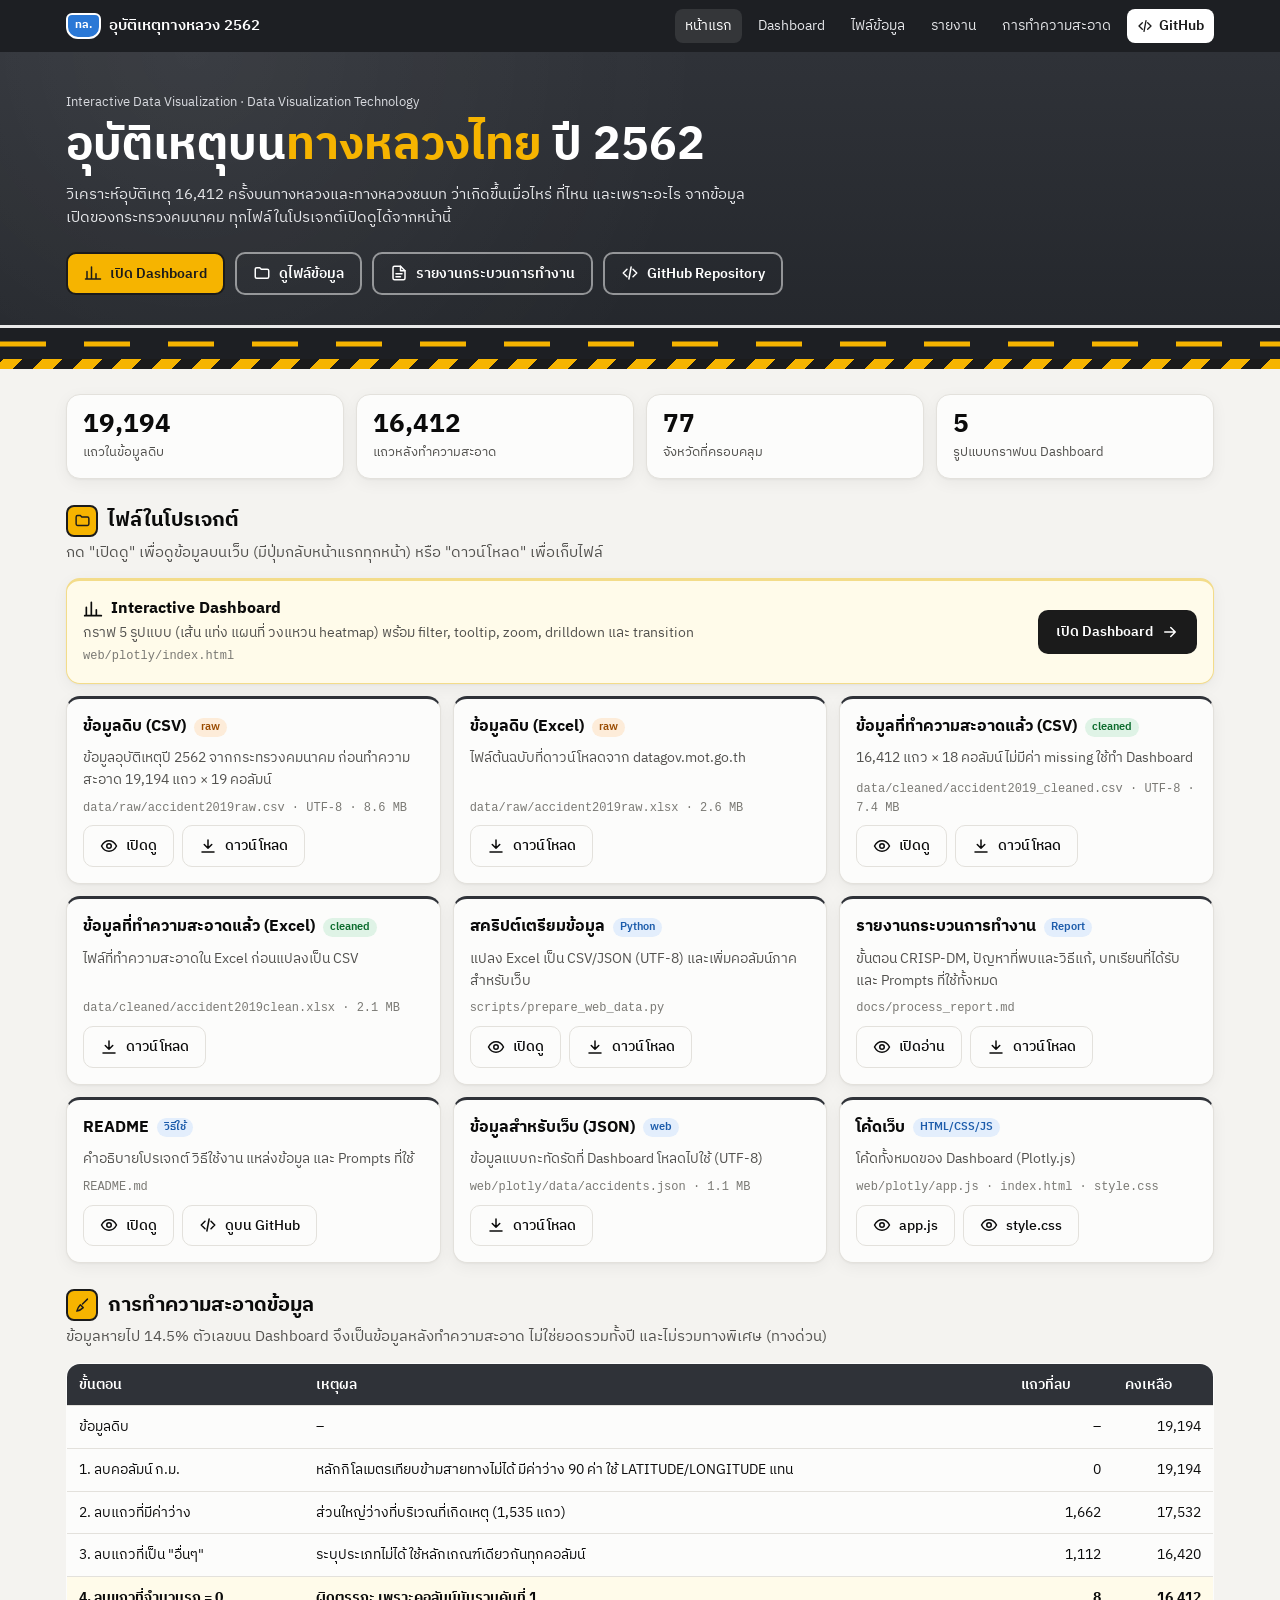
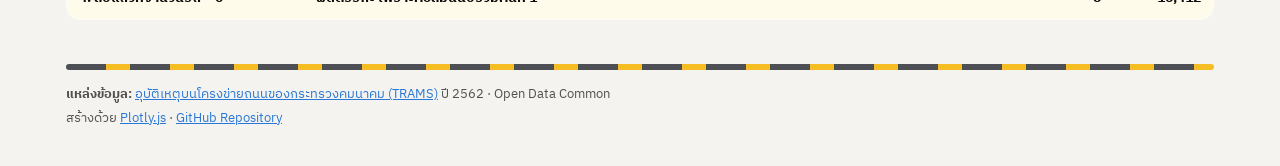
<file: index.html>
<!doctype html>
<html lang="th" data-theme="light">
<head>
  <meta charset="utf-8">
  <meta name="viewport" content="width=device-width, initial-scale=1">
  <meta name="color-scheme" content="light">
  <title>อุบัติเหตุทางหลวง 2562</title>
  <meta name="description" content="หน้าแรกของโปรเจกต์ Interactive Data Visualization: อุบัติเหตุบนทางหลวงไทย ปี 2562">
  <link rel="preconnect" href="https://fonts.googleapis.com">
  <link rel="preconnect" href="https://fonts.gstatic.com" crossorigin>
  <link href="https://fonts.googleapis.com/css2?family=IBM+Plex+Sans+Thai:wght@400;500;600;700&display=swap" rel="stylesheet">
  <link rel="stylesheet" href="assets/site.css">
  <script src="assets/site.js"></script>
</head>
<body>
  <svg width="0" height="0" style="position:absolute" aria-hidden="true">
    <defs>
      <symbol id="i-chart" viewBox="0 0 24 24"><path d="M4 20V10M10 20V4M16 20v-7M22 20H2"/></symbol>
      <symbol id="i-code" viewBox="0 0 24 24"><path d="M8 7l-5 5 5 5M16 7l5 5-5 5M13.5 4l-3 16"/></symbol>
      <symbol id="i-table" viewBox="0 0 24 24"><rect x="3" y="4" width="18" height="16" rx="2"/><path d="M3 10h18M3 15h18M9 4v16"/></symbol>
      <symbol id="i-down" viewBox="0 0 24 24"><path d="M12 4v11M7 10l5 5 5-5M4 20h16"/></symbol>
      <symbol id="i-eye" viewBox="0 0 24 24"><path d="M2 12s3.5-7 10-7 10 7 10 7-3.5 7-10 7S2 12 2 12z"/><circle cx="12" cy="12" r="3"/></symbol>
      <symbol id="i-doc" viewBox="0 0 24 24"><path d="M14 3H6a2 2 0 0 0-2 2v14a2 2 0 0 0 2 2h12a2 2 0 0 0 2-2V9z"/><path d="M14 3v6h6M8 13h8M8 17h6"/></symbol>
      <symbol id="i-broom" viewBox="0 0 24 24"><path d="M19 3l-7 7M9 11l4 4M4 20c1-4 3-7 5-9l4 4c-2 2-5 4-9 5z"/></symbol>
      <symbol id="i-folder" viewBox="0 0 24 24"><path d="M3 7a2 2 0 0 1 2-2h4l2 2h8a2 2 0 0 1 2 2v8a2 2 0 0 1-2 2H5a2 2 0 0 1-2-2z"/></symbol>
      <symbol id="i-arrow" viewBox="0 0 24 24"><path d="M5 12h14M13 6l6 6-6 6"/></symbol>
    </defs>
  </svg>

  <nav class="topnav" aria-label="เมนูหลัก">
    <div class="wrap">
      <a class="brand" href="index.html"><span class="shield">ทล.</span> อุบัติเหตุทางหลวง 2562</a>
      <div class="nav-links">
        <a href="index.html" aria-current="page">หน้าแรก</a>
        <a href="web/plotly/index.html">Dashboard</a>
        <a class="hide-sm" href="#files">ไฟล์ข้อมูล</a>
        <a href="viewer.html?file=docs/process_report.md">รายงาน</a>
        <a class="hide-sm" href="#cleaning">การทำความสะอาด</a>
        <a class="btn-gh" data-github href="#"><svg viewBox="0 0 24 24" fill="none" stroke="currentColor" stroke-width="2" stroke-linecap="round" stroke-linejoin="round"><use href="#i-code"/></svg>GitHub</a>
      </div>
    </div>
  </nav>

  <header class="hero">
    <div class="wrap">
      <p style="font-size:13px;color:#d9dbe0;margin-bottom:8px">Interactive Data Visualization · Data Visualization Technology</p>
      <h1>อุบัติเหตุบน<span class="hl">ทางหลวงไทย</span> ปี 2562</h1>
      <p>วิเคราะห์อุบัติเหตุ 16,412 ครั้งบนทางหลวงและทางหลวงชนบท ว่าเกิดขึ้นเมื่อไหร่ ที่ไหน และเพราะอะไร
        จากข้อมูลเปิดของกระทรวงคมนาคม ทุกไฟล์ในโปรเจกต์เปิดดูได้จากหน้านี้</p>
      <div class="hero-actions">
        <a class="btn btn-primary" href="web/plotly/index.html"><svg><use href="#i-chart"/></svg>เปิด Dashboard</a>
        <a class="btn btn-ghost" href="#files"><svg><use href="#i-folder"/></svg>ดูไฟล์ข้อมูล</a>
        <a class="btn btn-ghost" href="viewer.html?file=docs/process_report.md"><svg><use href="#i-doc"/></svg>รายงานกระบวนการทำงาน</a>
        <a class="btn btn-ghost" data-github href="#"><svg><use href="#i-code"/></svg>GitHub Repository</a>
      </div>
    </div>
    <div class="road" aria-hidden="true"><div class="lane"></div></div>
    <div class="caution" aria-hidden="true"></div>
  </header>

  <main class="wrap">
    <section class="block" aria-label="ตัวเลขสรุป">
      <div class="stats">
        <div class="stat"><b>19,194</b><span>แถวในข้อมูลดิบ</span></div>
        <div class="stat"><b>16,412</b><span>แถวหลังทำความสะอาด</span></div>
        <div class="stat"><b>77</b><span>จังหวัดที่ครอบคลุม</span></div>
        <div class="stat"><b>5</b><span>รูปแบบกราฟบน Dashboard</span></div>
      </div>
    </section>

    <section class="block" id="files">
      <h2><span class="h-ico"><svg><use href="#i-folder"/></svg></span>ไฟล์ในโปรเจกต์</h2>
      <p class="lead">กด "เปิดดู" เพื่อดูข้อมูลบนเว็บ (มีปุ่มกลับหน้าแรกทุกหน้า) หรือ "ดาวน์โหลด" เพื่อเก็บไฟล์</p>
      <div class="files">
        <article class="file feature">
          <div style="flex:1;min-width:220px">
            <h3><svg width="20" height="20" fill="none" stroke="currentColor" stroke-width="2" stroke-linecap="round" stroke-linejoin="round"><use href="#i-chart"/></svg>Interactive Dashboard</h3>
            <p>กราฟ 5 รูปแบบ (เส้น แท่ง แผนที่ วงแหวน heatmap) พร้อม filter, tooltip, zoom, drilldown และ transition</p>
            <span class="path">web/plotly/index.html</span>
          </div>
          <div class="actions">
            <a class="btn btn-dark" href="web/plotly/index.html">เปิด Dashboard <svg><use href="#i-arrow"/></svg></a>
          </div>
        </article>

        <article class="file">
          <h3>ข้อมูลดิบ (CSV) <span class="tag raw">raw</span></h3>
          <p>ข้อมูลอุบัติเหตุปี 2562 จากกระทรวงคมนาคม ก่อนทำความสะอาด 19,194 แถว × 19 คอลัมน์</p>
          <span class="path">data/raw/accident2019raw.csv · UTF-8 · 8.6 MB</span>
          <div class="actions">
            <a class="btn btn-line" href="viewer.html?file=data/raw/accident2019raw.csv"><svg><use href="#i-eye"/></svg>เปิดดู</a>
            <a class="btn btn-line" href="data/raw/accident2019raw.csv" download><svg><use href="#i-down"/></svg>ดาวน์โหลด</a>
          </div>
        </article>

        <article class="file">
          <h3>ข้อมูลดิบ (Excel) <span class="tag raw">raw</span></h3>
          <p>ไฟล์ต้นฉบับที่ดาวน์โหลดจาก datagov.mot.go.th</p>
          <span class="path">data/raw/accident2019raw.xlsx · 2.6 MB</span>
          <div class="actions">
            <a class="btn btn-line" href="data/raw/accident2019raw.xlsx" download><svg><use href="#i-down"/></svg>ดาวน์โหลด</a>
          </div>
        </article>

        <article class="file">
          <h3>ข้อมูลที่ทำความสะอาดแล้ว (CSV) <span class="tag ok">cleaned</span></h3>
          <p>16,412 แถว × 18 คอลัมน์ ไม่มีค่า missing ใช้ทำ Dashboard</p>
          <span class="path">data/cleaned/accident2019_cleaned.csv · UTF-8 · 7.4 MB</span>
          <div class="actions">
            <a class="btn btn-line" href="viewer.html?file=data/cleaned/accident2019_cleaned.csv"><svg><use href="#i-eye"/></svg>เปิดดู</a>
            <a class="btn btn-line" href="data/cleaned/accident2019_cleaned.csv" download><svg><use href="#i-down"/></svg>ดาวน์โหลด</a>
          </div>
        </article>

        <article class="file">
          <h3>ข้อมูลที่ทำความสะอาดแล้ว (Excel) <span class="tag ok">cleaned</span></h3>
          <p>ไฟล์ที่ทำความสะอาดใน Excel ก่อนแปลงเป็น CSV</p>
          <span class="path">data/cleaned/accident2019clean.xlsx · 2.1 MB</span>
          <div class="actions">
            <a class="btn btn-line" href="data/cleaned/accident2019clean.xlsx" download><svg><use href="#i-down"/></svg>ดาวน์โหลด</a>
          </div>
        </article>

        <article class="file">
          <h3>สคริปต์เตรียมข้อมูล <span class="tag">Python</span></h3>
          <p>แปลง Excel เป็น CSV/JSON (UTF-8) และเพิ่มคอลัมน์ภาค สำหรับเว็บ</p>
          <span class="path">scripts/prepare_web_data.py</span>
          <div class="actions">
            <a class="btn btn-line" href="viewer.html?file=scripts/prepare_web_data.py"><svg><use href="#i-eye"/></svg>เปิดดู</a>
            <a class="btn btn-line" href="scripts/prepare_web_data.py" download><svg><use href="#i-down"/></svg>ดาวน์โหลด</a>
          </div>
        </article>

        <article class="file">
          <h3>รายงานกระบวนการทำงาน <span class="tag">Report</span></h3>
          <p>ขั้นตอน CRISP-DM, ปัญหาที่พบและวิธีแก้, บทเรียนที่ได้รับ และ Prompts ที่ใช้ทั้งหมด</p>
          <span class="path">docs/process_report.md</span>
          <div class="actions">
            <a class="btn btn-line" href="viewer.html?file=docs/process_report.md"><svg><use href="#i-eye"/></svg>เปิดอ่าน</a>
            <a class="btn btn-line" href="docs/process_report.md" download><svg><use href="#i-down"/></svg>ดาวน์โหลด</a>
          </div>
        </article>

        <article class="file">
          <h3>README <span class="tag">วิธีใช้</span></h3>
          <p>คำอธิบายโปรเจกต์ วิธีใช้งาน แหล่งข้อมูล และ Prompts ที่ใช้</p>
          <span class="path">README.md</span>
          <div class="actions">
            <a class="btn btn-line" href="viewer.html?file=README.md"><svg><use href="#i-eye"/></svg>เปิดดู</a>
            <a class="btn btn-line" data-github="blob/main/README.md" href="#"><svg><use href="#i-code"/></svg>ดูบน GitHub</a>
          </div>
        </article>

        <article class="file">
          <h3>ข้อมูลสำหรับเว็บ (JSON) <span class="tag">web</span></h3>
          <p>ข้อมูลแบบกะทัดรัดที่ Dashboard โหลดไปใช้ (UTF-8)</p>
          <span class="path">web/plotly/data/accidents.json · 1.1 MB</span>
          <div class="actions">
            <a class="btn btn-line" href="web/plotly/data/accidents.json" download><svg><use href="#i-down"/></svg>ดาวน์โหลด</a>
          </div>
        </article>

        <article class="file">
          <h3>โค้ดเว็บ <span class="tag">HTML/CSS/JS</span></h3>
          <p>โค้ดทั้งหมดของ Dashboard (Plotly.js)</p>
          <span class="path">web/plotly/app.js · index.html · style.css</span>
          <div class="actions">
            <a class="btn btn-line" href="viewer.html?file=web/plotly/app.js"><svg><use href="#i-eye"/></svg>app.js</a>
            <a class="btn btn-line" href="viewer.html?file=web/plotly/style.css"><svg><use href="#i-eye"/></svg>style.css</a>
          </div>
        </article>
      </div>
    </section>

    <section class="block" id="cleaning">
      <h2><span class="h-ico"><svg><use href="#i-broom"/></svg></span>การทำความสะอาดข้อมูล</h2>
      <p class="lead">ข้อมูลหายไป 14.5% ตัวเลขบน Dashboard จึงเป็นข้อมูลหลังทำความสะอาด ไม่ใช่ยอดรวมทั้งปี และไม่รวมทางพิเศษ (ทางด่วน)</p>
      <div class="table-scroll">
        <table class="steps">
          <thead><tr><th>ขั้นตอน</th><th>เหตุผล</th><th>แถวที่ลบ</th><th>คงเหลือ</th></tr></thead>
          <tbody>
            <tr><td>ข้อมูลดิบ</td><td>–</td><td class="num">–</td><td class="num">19,194</td></tr>
            <tr><td>1. ลบคอลัมน์ ก.ม.</td><td>หลักกิโลเมตรเทียบข้ามสายทางไม่ได้ มีค่าว่าง 90 ค่า ใช้ LATITUDE/LONGITUDE แทน</td><td class="num">0</td><td class="num">19,194</td></tr>
            <tr><td>2. ลบแถวที่มีค่าว่าง</td><td>ส่วนใหญ่ว่างที่บริเวณที่เกิดเหตุ (1,535 แถว)</td><td class="num">1,662</td><td class="num">17,532</td></tr>
            <tr><td>3. ลบแถวที่เป็น "อื่นๆ"</td><td>ระบุประเภทไม่ได้ ใช้หลักเกณฑ์เดียวกันทุกคอลัมน์</td><td class="num">1,112</td><td class="num">16,420</td></tr>
            <tr><td>4. ลบแถวที่จำนวนรถ = 0</td><td>ผิดตรรกะ เพราะคอลัมน์นับรวมคันที่ 1</td><td class="num">8</td><td class="num">16,412</td></tr>
          </tbody>
        </table>
      </div>
    </section>
  </main>

  <footer class="wrap foot">
    <p><strong>แหล่งข้อมูล:</strong> <a href="https://datagov.mot.go.th/dataset/roadaccident" target="_blank" rel="noopener">อุบัติเหตุบนโครงข่ายถนนของกระทรวงคมนาคม (TRAMS)</a> ปี 2562 · Open Data Common</p>
    <p>สร้างด้วย <a href="https://plotly.com/javascript/" target="_blank" rel="noopener">Plotly.js</a> · <a data-github href="#">GitHub Repository</a></p>
  </footer>
</body>
</html>
</file>
<file: assets/site.css>
:root {
  color-scheme: light;
  --bg: #f4f3f0; --surface: #fcfcfb; --border: #e3e1dc;
  --text: #0b0b0b; --text-2: #52514e; --text-3: #7a7974;
  --accent: #2a78d6; --accent-soft: #e3eefc; --sign: #f6b400; --fatal: #d03b3b;
  --asphalt: #2f3238; --radius: 14px; --shadow: 0 1px 2px rgba(0,0,0,.04), 0 4px 16px rgba(0,0,0,.05);
}
* { box-sizing: border-box; }
body { margin: 0; background: var(--bg); color: var(--text); font-family: "IBM Plex Sans Thai", system-ui, sans-serif; font-size: 15px; line-height: 1.55; }
a { color: var(--accent); }
.wrap { width: 100%; max-width: 1180px; margin: 0 auto; padding: 0 16px; }

/* แถบนำทางบนสุด */
.topnav { background: #1d1f23; color: #fff; position: sticky; top: 0; z-index: 30; }
.topnav .wrap { display: flex; align-items: center; justify-content: space-between; gap: 10px; min-height: 52px; }
.brand { display: flex; align-items: center; gap: 8px; color: #fff; text-decoration: none; font-weight: 600; font-size: 15px; }
.shield { display: inline-grid; place-items: center; font-weight: 700; font-size: 11px; color: #fff; background: var(--accent); border: 2px solid #fff; border-radius: 6px 6px 12px 12px; padding: 2px 7px; }
.nav-links { display: flex; align-items: center; gap: 6px; flex-wrap: wrap; }
.nav-links a { color: #e6e7ea; text-decoration: none; font-size: 14px; padding: 6px 10px; border-radius: 8px; }
.nav-links a:hover, .nav-links a[aria-current="page"] { background: rgba(255,255,255,.1); color: #fff; }
.btn-gh { display: inline-flex; align-items: center; gap: 6px; background: #fff !important; color: #1b1b1b !important; font-weight: 600; }
.btn-gh svg { width: 16px; height: 16px; }

/* ปุ่ม */
.btn { display: inline-flex; align-items: center; justify-content: center; gap: 8px; font: inherit; font-size: 14px; font-weight: 600; text-decoration: none; border-radius: 10px; padding: 9px 16px; border: 2px solid transparent; cursor: pointer; min-height: 40px; }
.btn-primary { background: var(--sign); color: #1b1b1b; border-color: #1b1b1b; }
.btn-primary:hover { filter: brightness(1.05); }
.btn-dark { background: #1b1b1b; color: #fff; }
.btn-ghost { background: transparent; color: #fff; border-color: rgba(255,255,255,.5); }
.btn-line { background: var(--surface); color: var(--text); border: 1px solid var(--border); font-weight: 500; }
.btn-line:hover { border-color: var(--accent); color: var(--accent); }
.btn svg { width: 18px; height: 18px; fill: none; stroke: currentColor; stroke-width: 2; stroke-linecap: round; stroke-linejoin: round; }

/* Hero ถนน */
.hero { position: relative; overflow: hidden; color: #fff; background: radial-gradient(circle at 15% 0%, rgba(255,255,255,.06), transparent 45%), linear-gradient(180deg, #2f3238, #23262b); padding: 40px 0 0; }
.hero h1 { margin: 0 0 10px; font-size: clamp(28px, 4.6vw, 46px); line-height: 1.15; }
.hero h1 .hl { color: var(--sign); }
.hero p { margin: 0; max-width: 680px; color: #e6e7ea; }
.hero-actions { display: flex; flex-wrap: wrap; gap: 10px; margin: 22px 0 30px; }
.road { position: relative; height: 34px; background: #1d1f23; border-top: 3px solid #e9e9e9; }
.lane { position: absolute; left: 0; right: 0; top: 50%; height: 5px; transform: translateY(-50%); background: repeating-linear-gradient(90deg, var(--sign) 0 46px, transparent 46px 84px); animation: drive 2.4s linear infinite; }
.caution { height: 10px; background: repeating-linear-gradient(-45deg, var(--sign) 0 14px, #1b1b1b 14px 28px); }
@keyframes drive { to { background-position: -84px 0; } }

/* sections */
section.block { margin: 26px 0; }
.block h2 { font-size: 20px; margin: 0 0 4px; display: flex; align-items: center; gap: 10px; }
.block .lead { margin: 0 0 14px; color: var(--text-2); }
.h-ico { flex: 0 0 auto; width: 32px; height: 32px; border-radius: 8px; background: var(--sign); border: 2px solid #1b1b1b; display: grid; place-items: center; }
.h-ico svg { width: 17px; height: 17px; fill: none; stroke: #1b1b1b; stroke-width: 2; stroke-linecap: round; stroke-linejoin: round; }

.stats { display: grid; grid-template-columns: repeat(4, 1fr); gap: 12px; margin-top: -1px; }
.stat { background: var(--surface); border: 1px solid var(--border); border-radius: var(--radius); padding: 14px 16px; box-shadow: var(--shadow); }
.stat b { display: block; font-size: 26px; line-height: 1.2; font-variant-numeric: tabular-nums; }
.stat span { font-size: 13px; color: var(--text-2); }

.files { display: grid; grid-template-columns: repeat(3, 1fr); gap: 12px; }
.file { background: var(--surface); border: 1px solid var(--border); border-top: 3px solid var(--asphalt); border-radius: var(--radius); padding: 16px; box-shadow: var(--shadow); display: flex; flex-direction: column; gap: 8px; }
.file.feature { grid-column: span 3; flex-direction: row; align-items: center; justify-content: space-between; flex-wrap: wrap; border-top-color: var(--sign); background: #fffbea; border-color: #f3dc8a; }
.file h3 { margin: 0; font-size: 16px; display: flex; align-items: center; gap: 8px; }
.file p { margin: 0; color: var(--text-2); font-size: 14px; flex: 1; }
.file .path { font-family: ui-monospace, SFMono-Regular, Menlo, monospace; font-size: 12px; color: var(--text-3); word-break: break-all; }
.file .actions { display: flex; flex-wrap: wrap; gap: 8px; }
.tag { font-size: 11px; font-weight: 600; padding: 1px 7px; border-radius: 999px; background: var(--accent-soft); color: #1c5cab; }
.tag.raw { background: #fdecd9; color: #9a4b00; }
.tag.ok { background: #dff3e6; color: #0b6b2c; }

table.steps { width: 100%; border-collapse: collapse; background: var(--surface); border: 1px solid var(--border); border-radius: var(--radius); overflow: hidden; }
.steps th, .steps td { text-align: left; padding: 10px 12px; border-bottom: 1px solid var(--border); font-size: 14px; vertical-align: top; }
.steps th { background: #2f3238; color: #fff; font-weight: 600; }
.steps td.num { text-align: right; font-variant-numeric: tabular-nums; white-space: nowrap; }
.steps tr:last-child td { font-weight: 700; background: #fffbea; }
.table-scroll { overflow-x: auto; border-radius: var(--radius); }

.foot { color: var(--text-2); font-size: 13px; padding: 18px 16px 34px; }
.foot::before { content: ""; display: block; height: 6px; margin-bottom: 14px; border-radius: 3px; background: repeating-linear-gradient(90deg, #2f3238 0 40px, var(--sign) 40px 64px); opacity: .85; }
.foot p { margin: 4px 0; }

/* viewer */
.viewer-head { display: flex; align-items: center; justify-content: space-between; gap: 10px; flex-wrap: wrap; margin: 20px 0 12px; }
.viewer-head h1 { font-size: 20px; margin: 0; word-break: break-all; }
.viewer-head .meta { color: var(--text-2); font-size: 13px; }
.toolbar { display: flex; gap: 8px; flex-wrap: wrap; align-items: center; margin-bottom: 10px; }
.toolbar input { font: inherit; font-size: 14px; padding: 8px 10px; border: 1px solid var(--border); border-radius: 8px; min-width: 0; flex: 1 1 240px; background: var(--surface); }
.pager { display: flex; gap: 6px; align-items: center; font-size: 14px; color: var(--text-2); }
.pager button { font: inherit; border: 1px solid var(--border); background: var(--surface); border-radius: 8px; padding: 6px 10px; cursor: pointer; min-height: 36px; }
.pager button:disabled { opacity: .4; cursor: default; }
.data-wrap { overflow: auto; max-height: 70vh; background: var(--surface); border: 1px solid var(--border); border-radius: var(--radius); }
table.data { border-collapse: collapse; font-size: 13px; min-width: 100%; }
.data th { position: sticky; top: 0; background: #2f3238; color: #fff; font-weight: 600; z-index: 1; }
.data th, .data td { padding: 6px 10px; border-bottom: 1px solid var(--border); white-space: nowrap; text-align: left; }
.data td.idx, .data th.idx { color: var(--text-3); text-align: right; position: sticky; left: 0; background: var(--surface); }
.data th.idx { background: #2f3238; color: #cfd2d8; z-index: 2; }
.data tr:nth-child(even) td { background: #f8f7f4; }
.data tr:nth-child(even) td.idx { background: #f8f7f4; }
pre.code { background: #1d1f23; color: #e8e8e8; padding: 16px; border-radius: var(--radius); overflow: auto; font-size: 13px; line-height: 1.5; max-height: 75vh; }
.md { background: var(--surface); border: 1px solid var(--border); border-radius: var(--radius); padding: 8px 22px 18px; overflow-x: auto; }
.md table { border-collapse: collapse; margin: 10px 0; }
.md th, .md td { border: 1px solid var(--border); padding: 6px 10px; font-size: 14px; }
.md pre { background: #f1f0ec; padding: 12px; border-radius: 8px; overflow: auto; }
.notice { background: #fff4e5; border: 1px solid #f3c98b; border-radius: 10px; padding: 12px 14px; color: #6b4300; }

@media (max-width: 900px) {
  .files { grid-template-columns: repeat(2, 1fr); }
  .file.feature { grid-column: span 2; }
  .stats { grid-template-columns: repeat(2, 1fr); }
}
@media (max-width: 600px) {
  .files { grid-template-columns: 1fr; }
  .file.feature { grid-column: span 1; }
  .nav-links .hide-sm { display: none; }
  .hero { padding-top: 28px; }
  .stat b { font-size: 22px; }
}
@media (prefers-reduced-motion: reduce) { .lane { animation: none; } }
</file>
